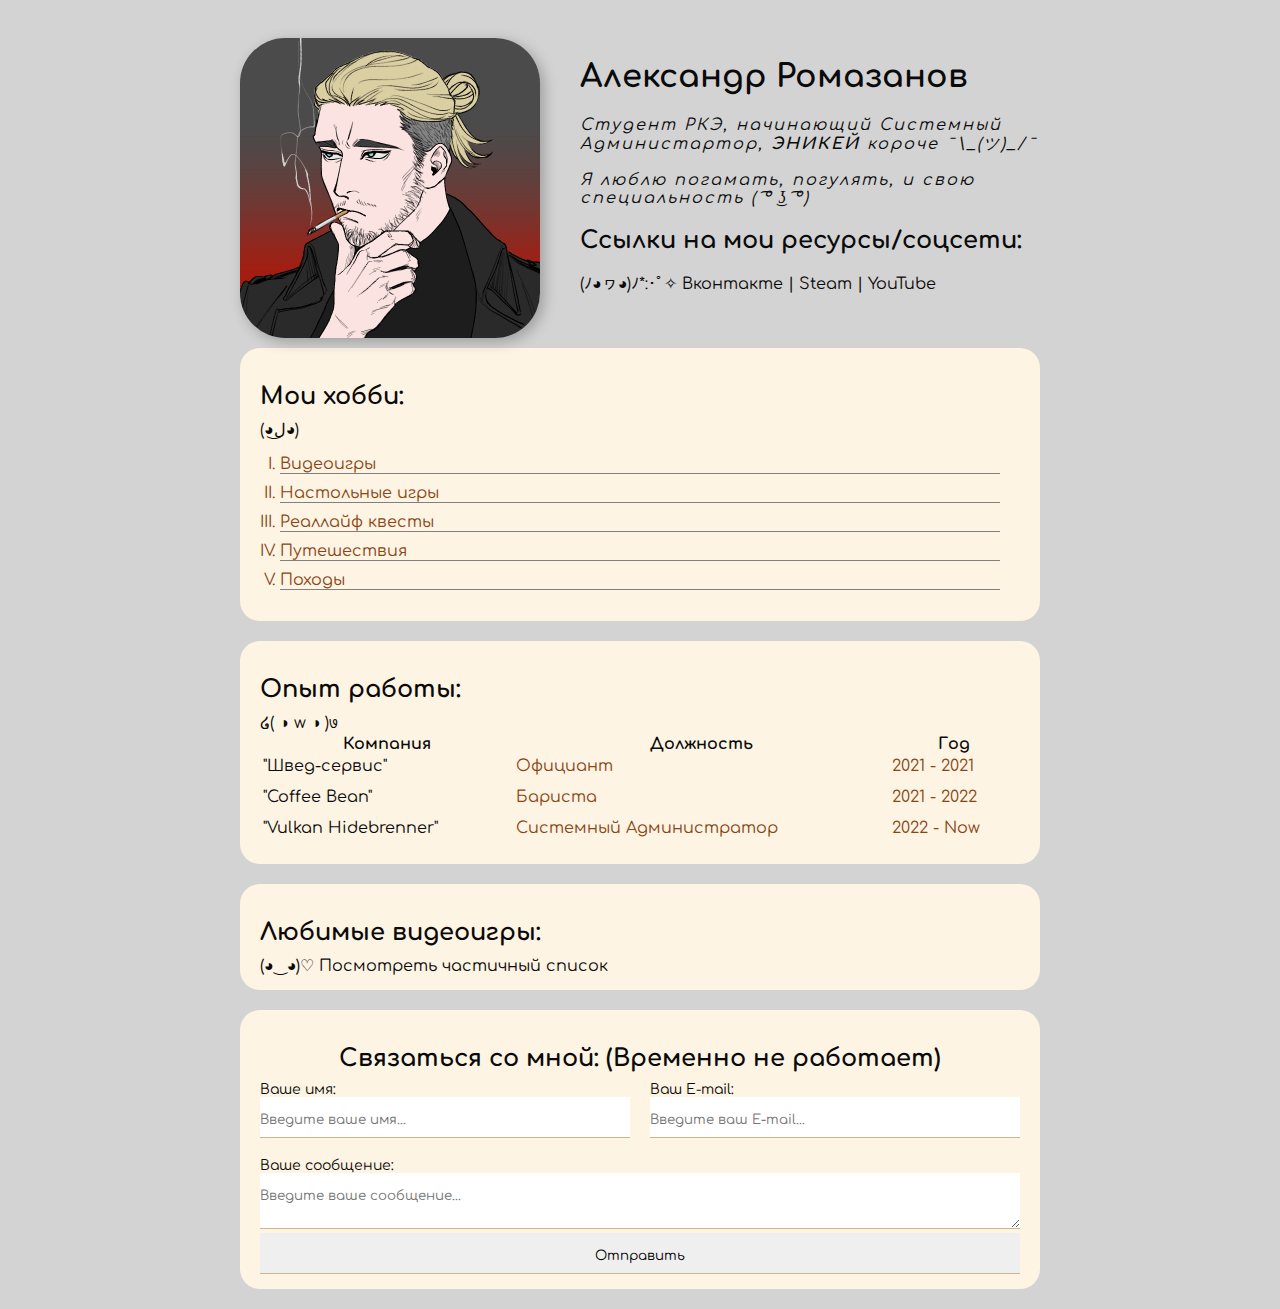
<file: index.html>
<!DOCTYPE html>
<html>
<head>
    <meta charset="UTF-8">
    <title>4fun-странчка Сашки</title>
    <link href="na_styles.css" rel="stylesheet"/>
</head>
<body>

    <div class="container">
    <div class="info">
        <img src="Аватар.png" class="ava_pic"/>
        <div class="info-text">
            <h1>Александр Ромазанов</h1>
            <p>Студент РКЭ, начинающий Системный Администартор,<strong> ЭНИКЕЙ</strong> короче ¯\_(ツ)_/¯</p>
            <p>Я люблю погамать, погулять, и свою специальность ( ͡° ͜ʖ ͡°)</p>

            <h2>Ссылки на мои ресурсы/соцсети:</h2>
            (ﾉ◕ヮ◕)ﾉ*:･ﾟ✧
            <a href="https://vk.com/aldels" target="_blank">Вконтакте</a> | 
            <a href="https://steamcommunity.com/id/SatanIsMyLord" target="_blank">Steam</a> | 
            <a href="https://www.youtube.com/channel/UC1YddrS2htrZCUwUwr0FfhQ" target="_blank">YouTube</a>
        </div>  
    </div>

    <div class="card bg-cream">
        <h2>Мои хобби:</h2>
        (◕ل͜◕)
        <ol type="I" class="list">
            <li>Видеоигры</li>
            <li>Настольные игры</li>
            <li>Реаллайф квесты</li>
            <li>Путешествия</li>
            <li>Походы</li>
        </ol>
    </div>

    <div class="card bg-cream">
        <h2>Опыт работы:</h2>
        ໒( ◑ w ◑ )७
        <table class="table">
        <tr>
            <th>Компания</th>
            <th>Должность</th>
            <th>Год</th>
        </tr>
        <tr>
            <td>"Швед-сервис"</td>
            <td>Официант</td>
            <td>2021 - 2021</td>
        </tr>
        <tr>
            <td>"Coffee Bean"</td>
            <td>Бариста</td>
            <td>2021 - 2022</td>
        </tr>
        <tr>
            <td>"Vulkan Hidebrenner"</td>
            <td>Системный Администратор</td>
            <td>2022 - Now</td>
        </tr>
        </table>
    </div>

    <div class="card bg-cream">
        <h2>Любимые видеоигры:</h2>
        (◕‿◕)♡
        <a href="nextdoor.html" target="_blank">Посмотреть частичный список</a>
    </div>

    <div class="card bg-cream">
        <div class="contact">
        <h2>Связаться со мной: (Временно не работает)</h2>
            <form action="send.php" method="post">
                <div class="row">
            <div class="form-group">
                <label for="name">Ваше имя:</label>
                <input type="text" id="name" name="name" placeholder="Введите ваше имя..." required>
            </div>
            <div class="form-group">
                <label for="email">Ваш E-mail:</label>
                <input type="text" id="email" name="email" placeholder="Введите ваш E-mail..." required>
            </div>
                </div>
            <div class="form-group">
                <label for="text1">Ваше сообщение:</label>
                <textarea id="text1" name="text1" rows="2" cols="15" placeholder="Введите ваше сообщение..." required></textarea>
                <div class="btn">
                <input type="submit" value="Отправить">
                </div>
            </div>    
            </form>
    </div>

    </div>
</body>
</html>
</file>
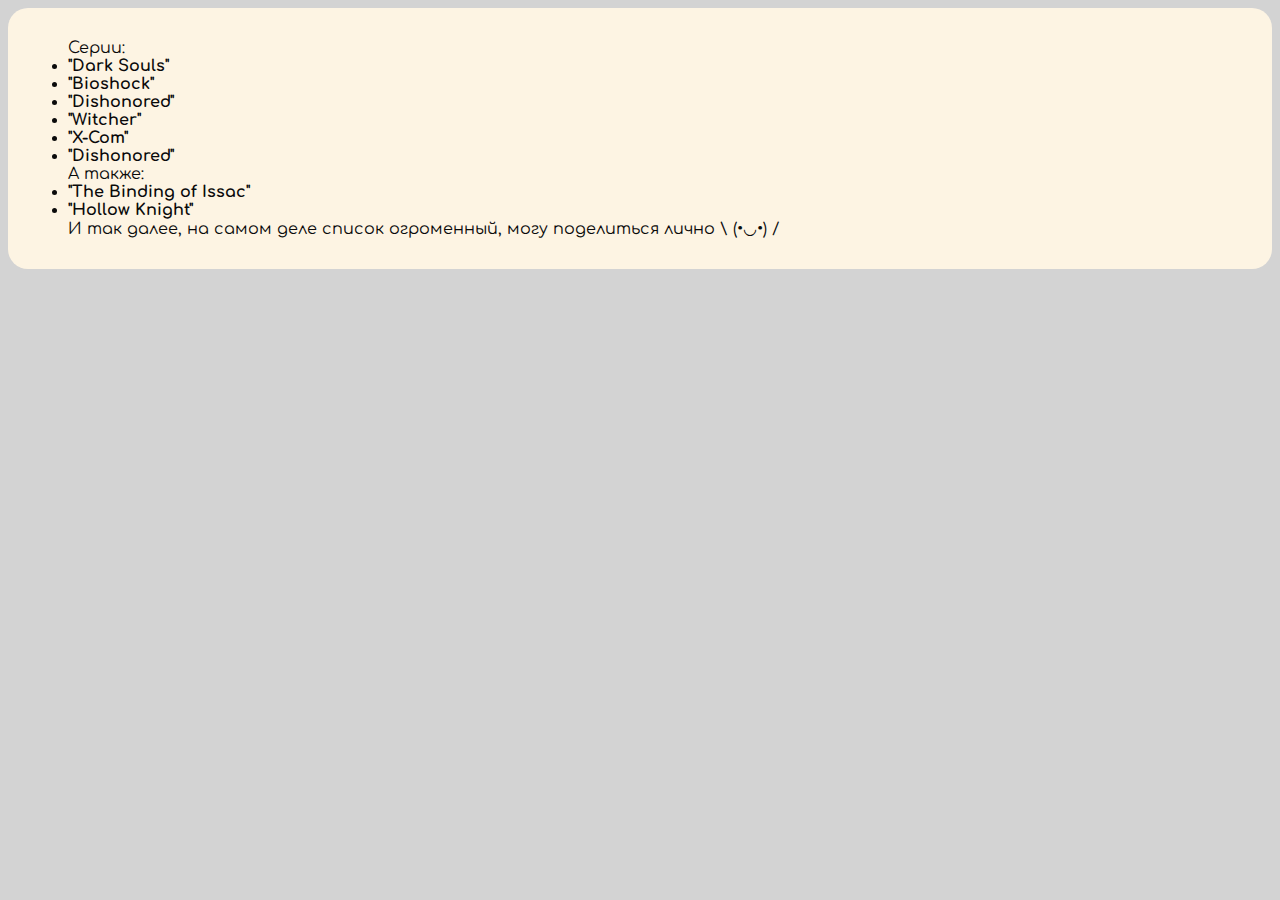
<file: nextdoor.html>
<!DOCTYPE html>
<html lang="en">
<head>
    <meta charset="UTF-8">
    <title>Игрушки!</title>
    <link href="na_styles.css" rel="stylesheet"/>
</head>
<body>
    <div class="card bg-cream">
    <ul>
        Серии:
        <li><strong>"Dark Souls"</strong></li>
        <li><strong>"Bioshock"</strong></li>
        <li><strong>"Dishonored"</strong></li>
        <li><strong>"Witcher"</strong></li>
        <li><strong>"X-Com"</strong></li>
        <li><strong>"Dishonored"</strong></li>
        А также:
        <li><strong>"The Binding of Issac"</strong></li>
        <li><strong>"Hollow Knight"</strong></li>
        И так далее, на самом деле список огроменный, могу поделиться лично \ (•◡•) /
    </ul> 
    </div> 
</body>
</html>
</file>
<file: na_styles.css>
@import url('https://fonts.googleapis.com/css2?family=Caveat&family=Comfortaa:wght@300;400&family=Fuzzy+Bubbles&display=swap');

body {
    background-color: lightgrey;
    color: #0a0a0a;
    
    font-size: 16px;
    font-weight: normal;
    font-family: 'Comfortaa', cursive;
}

a {
    color: #0a0a0a;
    text-decoration: none;
}

a:hover {
    text-decoration: underline;
}

a:active { 
    color: aquamarine;
}

.ava_pic {
    width: 300px; 
    height: 300px;
    border-radius: 45px;
    box-shadow: 4px 4px 14px rgba(0, 0, 0, 0.25)
}

.info p { 
    color: calor;
    font-style: italic;
    text-decoration: none;
    text-transform: none;
    letter-spacing: 2px;
    word-spacing: 0px;
}
.info {
    margin-bottom: 10px;
    display: flex;
}

.info-text {
    margin-left: 40px;
}

.info-text h4 {
    margin-bottom: 10px;
}
.container {
    max-width: 800px;
    margin: auto;
    padding-top: 30px;

}
.card h2 {
    margin-bottom: 10px;
}

.bg-cream {
    background: #fdf4e3;
}

.card {
    padding: 15px 20px;
    margin-bottom: 20px;
    border-radius: 20px;
}

.list {
    padding: 0 20px;
}

.list li {
    color:#8b4513;
    margin-bottom: 10px;
    border-bottom: 1px solid grey;
}

.table {
    width: 100%;
}

.table td {
    padding-bottom: 10px;
}

.table td:nth-child(2),
.table td:nth-child(3) {
    color: #8b4513;
}

.contact h2 {
    text-align: center;
}

.form-group label {
    display: block;
    font-size: 14px;
    color:#0a0a0a;
}

.form-group input,
.form-group textarea {
    width: 100%;
    box-sizing: border-box;
    border: none;
    border-bottom: 1px solid tan;
    color: #000;
    padding: 15px 0 10px;
    outline: none;
    font-family: inherit;
}

.row {
    display: flex;
    margin-bottom: 20px;
}

.row > .form-group {
    width: 50%;
    margin-right: 20px;
}

.row > .form-group:last-child {
    margin-right: 0;
}

.btn {
    background: #8b4513;
    padding: 0;
    color: #000;
    border: none;
    font-family: inherit;
    cursor: pointer;
}

.btn:hover {
    opacity: 0.9;
}
</file>
